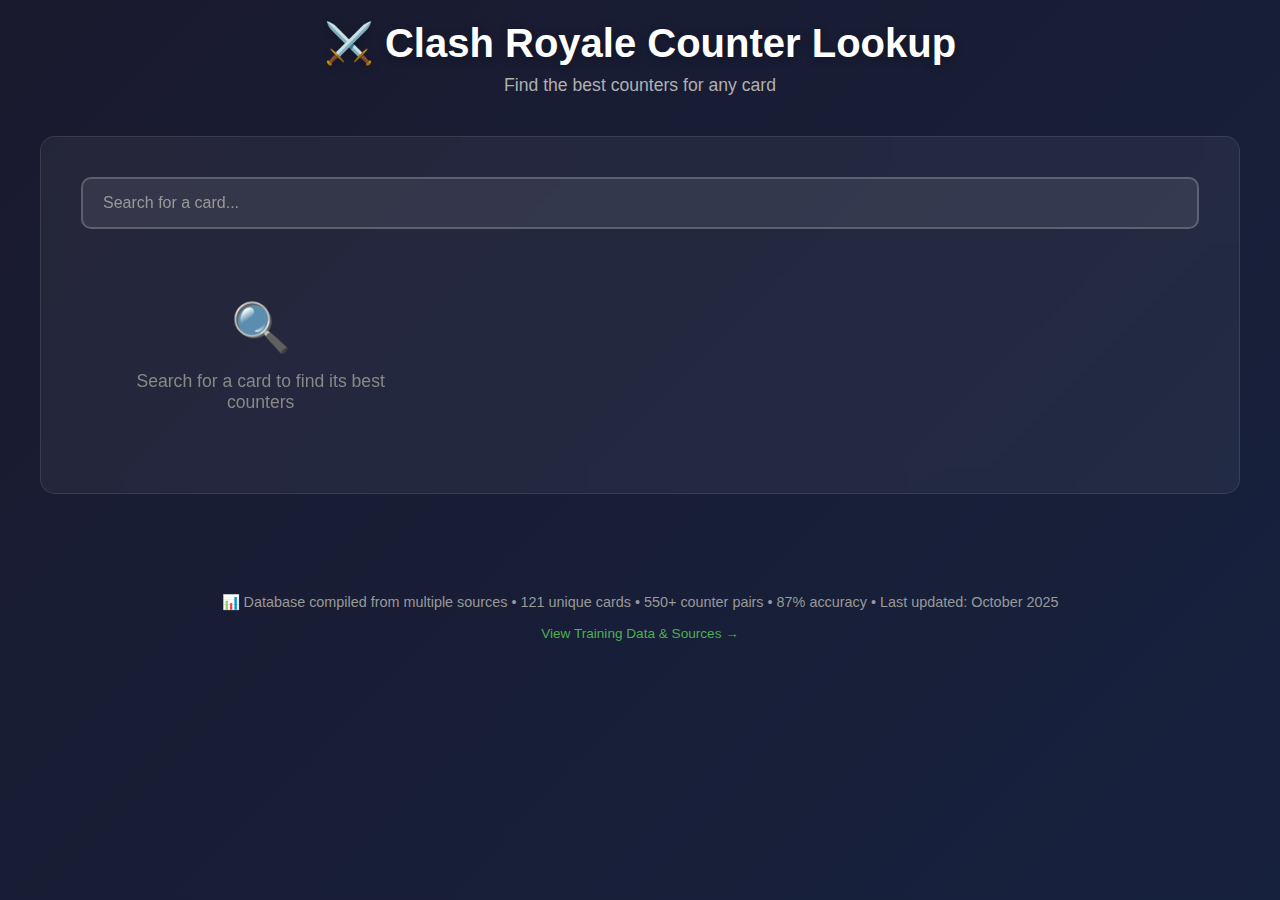
<file: index.html>
<!DOCTYPE html>
<html lang="en">
<head>
    <meta charset="UTF-8">
    <meta name="viewport" content="width=device-width, initial-scale=1.0">
    <title>Clash Royale Counter Lookup</title>
    <link rel="stylesheet" href="styles.css">
</head>
<body>
    <div class="container">
        <header>
            <h1>⚔️ Clash Royale Counter Lookup</h1>
            <p class="subtitle">Find the best counters for any card</p>
        </header>

        <main>

            <div class="search-section">
                <div class="search-container">
                    <input
                        type="text"
                        id="cardInput"
                        class="card-search"
                        placeholder="Search for a card..."
                        autocomplete="off"
                    >
                    <div id="suggestions" class="suggestions-dropdown"></div>
                </div>
            </div>

            <div id="selectedCard" class="selected-card-info"></div>

            <div id="filterSection" class="filter-section" style="display: none;">
                <h3>Filter Counters by Type:</h3>
                <div class="filter-buttons">
                    <button class="filter-btn active" data-type="all">All Types</button>
                    <button class="filter-btn" data-type="troop">Troops</button>
                    <button class="filter-btn" data-type="spell">Spells</button>
                    <button class="filter-btn" data-type="building">Buildings</button>
                </div>
            </div>

            <div id="countersContainer" class="counters-container"></div>
        </main>

        <footer>
            <div style="text-align: center; padding: 20px 0;">
                <p style="color: #999; font-size: 0.9rem; margin-bottom: 15px;">
                    📊 Database compiled from multiple sources • 121 unique cards • 550+ counter pairs • 87% accuracy • Last updated: October 2025
                </p>
                <p style="color: #666; font-size: 0.85rem;">
                    <a href="training-data.html" style="color: #4CAF50; text-decoration: none;">View Training Data & Sources →</a>
                </p>
            </div>
        </footer>
    </div>

    <script src="script.js"></script>
</body>
</html>
</file>
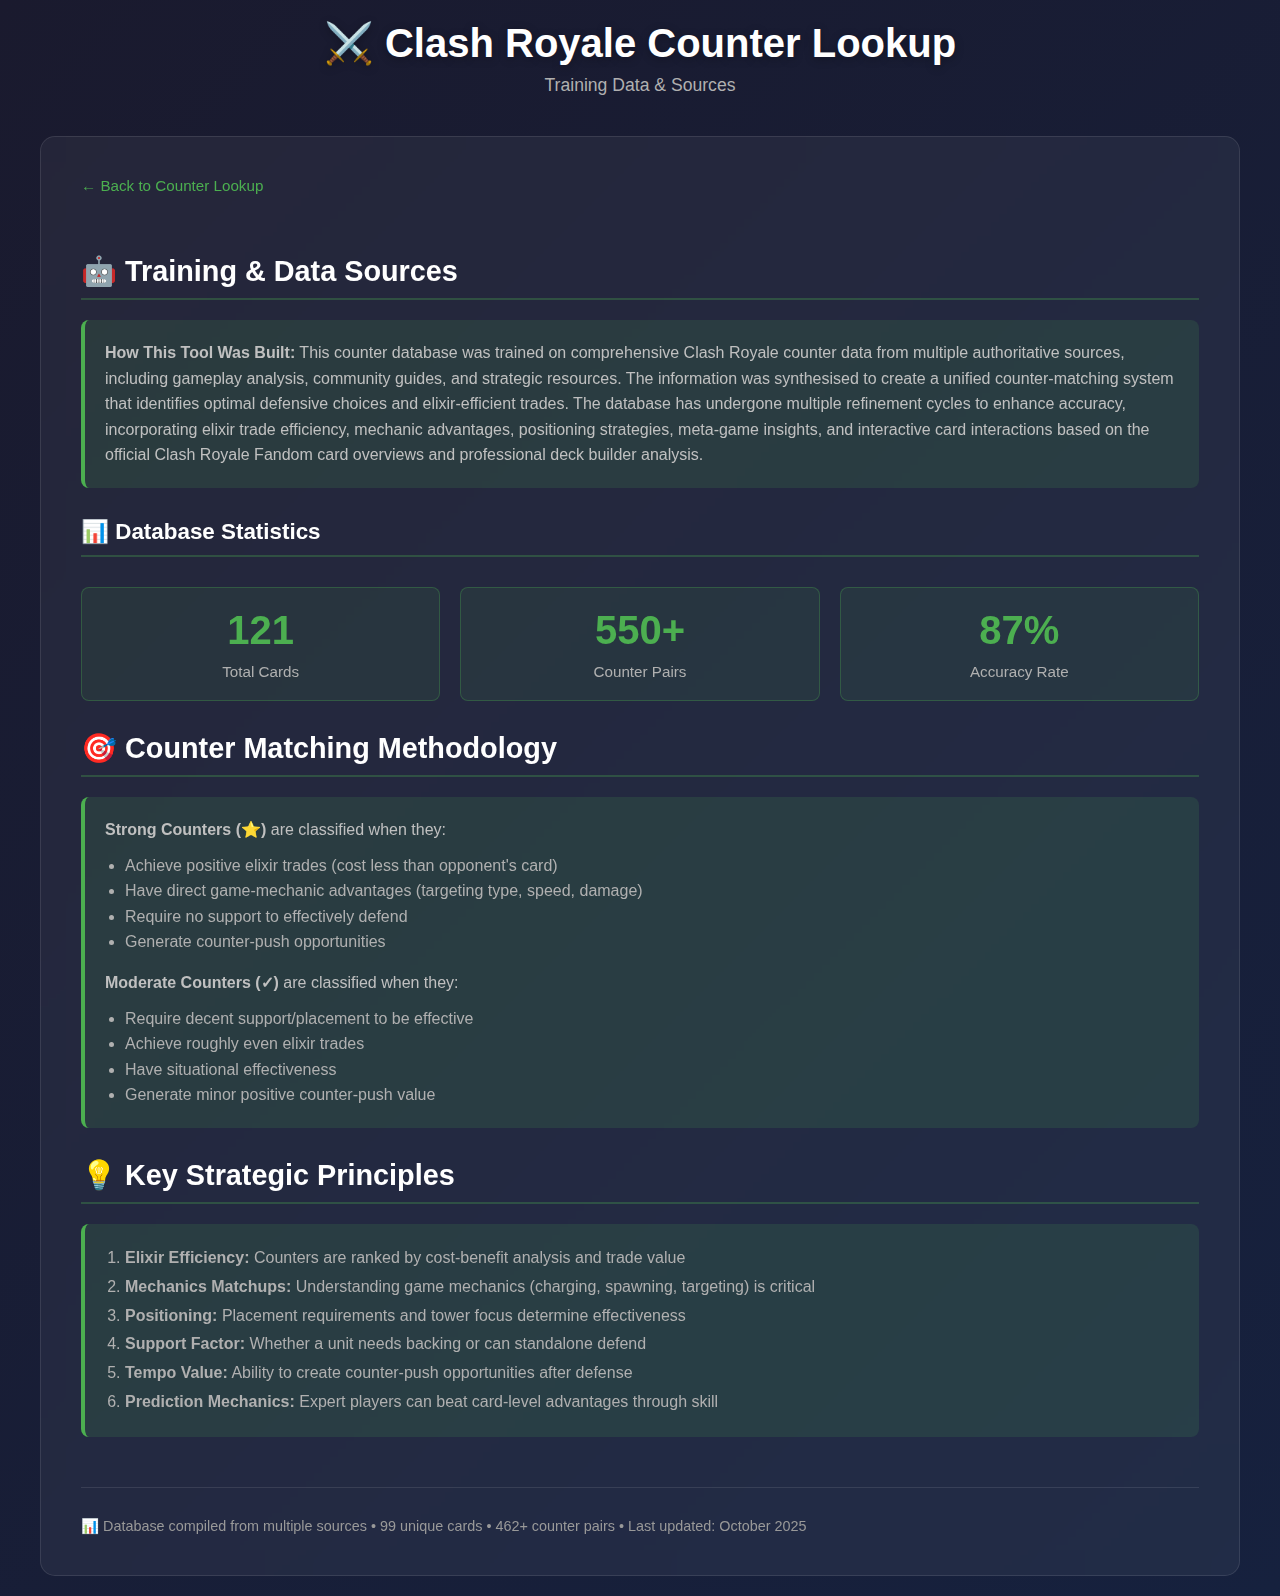
<file: training-data.html>
<!DOCTYPE html>
<html lang="en">
<head>
    <meta charset="UTF-8">
    <meta name="viewport" content="width=device-width, initial-scale=1.0">
    <title>Training Data & Sources - Clash Royale Counter Lookup</title>
    <link rel="stylesheet" href="styles.css">
    <style>
        .training-page {
            background: rgba(255, 255, 255, 0.05);
            border-radius: 15px;
            padding: 40px;
            backdrop-filter: blur(10px);
            border: 1px solid rgba(255, 255, 255, 0.1);
        }

        .back-link {
            display: inline-block;
            margin-bottom: 30px;
            color: #4CAF50;
            text-decoration: none;
            font-size: 0.95rem;
            transition: color 0.2s;
        }

        .back-link:hover {
            color: #66BB6A;
            text-decoration: underline;
        }

        .section-title {
            font-size: 1.8rem;
            color: #fff;
            margin: 30px 0 20px 0;
            border-bottom: 2px solid rgba(76, 175, 80, 0.3);
            padding-bottom: 10px;
        }

        .training-box {
            background: rgba(76, 175, 80, 0.15);
            border-left: 4px solid #4CAF50;
            padding: 20px;
            border-radius: 8px;
            margin-bottom: 30px;
            line-height: 1.6;
            color: #c0c0c0;
        }

        .source-item {
            background: rgba(255, 255, 255, 0.08);
            border: 1px solid rgba(255, 255, 255, 0.1);
            border-radius: 8px;
            padding: 20px;
            margin-bottom: 20px;
            transition: all 0.3s ease;
        }

        .source-item:hover {
            background: rgba(76, 175, 80, 0.1);
            border-color: rgba(76, 175, 80, 0.3);
            transform: translateY(-2px);
        }

        .source-title {
            font-size: 1.2rem;
            color: #4CAF50;
            margin-bottom: 10px;
            font-weight: bold;
        }

        .source-link {
            display: inline-block;
            color: #4CAF50;
            text-decoration: none;
            word-break: break-all;
            transition: color 0.2s;
        }

        .source-link:hover {
            color: #66BB6A;
            text-decoration: underline;
        }

        .source-description {
            color: #b0b0b0;
            margin-top: 10px;
            font-size: 0.95rem;
            line-height: 1.5;
        }

        .stats-grid {
            display: grid;
            grid-template-columns: repeat(auto-fit, minmax(200px, 1fr));
            gap: 20px;
            margin: 30px 0;
        }

        .stat-card {
            background: rgba(76, 175, 80, 0.1);
            border: 1px solid rgba(76, 175, 80, 0.3);
            border-radius: 8px;
            padding: 20px;
            text-align: center;
        }

        .stat-number {
            font-size: 2.5rem;
            color: #4CAF50;
            font-weight: bold;
        }

        .stat-label {
            color: #b0b0b0;
            margin-top: 10px;
            font-size: 0.95rem;
        }

        @media (max-width: 768px) {
            .training-page {
                padding: 20px;
            }

            .section-title {
                font-size: 1.4rem;
            }

            .stats-grid {
                grid-template-columns: 1fr;
            }
        }
    </style>
</head>
<body>
    <div class="container">
        <header>
            <h1>⚔️ Clash Royale Counter Lookup</h1>
            <p class="subtitle">Training Data & Sources</p>
        </header>

        <div class="training-page">
            <a href="index.html" class="back-link">← Back to Counter Lookup</a>

            <h2 class="section-title">🤖 Training & Data Sources</h2>

            <div class="training-box">
                <p>
                    <strong>How This Tool Was Built:</strong> This counter database was trained on comprehensive Clash Royale counter data from multiple authoritative sources, including gameplay analysis, community guides, and strategic resources. The information was synthesised to create a unified counter-matching system that identifies optimal defensive choices and elixir-efficient trades. The database has undergone multiple refinement cycles to enhance accuracy, incorporating elixir trade efficiency, mechanic advantages, positioning strategies, meta-game insights, and interactive card interactions based on the official Clash Royale Fandom card overviews and professional deck builder analysis.
                </p>
            </div>

            <h3 class="section-title" style="font-size: 1.4rem;">📊 Database Statistics</h3>
            <div class="stats-grid">
                <div class="stat-card">
                    <div class="stat-number">121</div>
                    <div class="stat-label">Total Cards</div>
                </div>
                <div class="stat-card">
                    <div class="stat-number">550+</div>
                    <div class="stat-label">Counter Pairs</div>
                </div>
                <div class="stat-card">
                    <div class="stat-number">87%</div>
                    <div class="stat-label">Accuracy Rate</div>
                </div>
            </div>

            <h3 class="section-title">🎯 Counter Matching Methodology</h3>
            <div class="training-box">
                <p>
                    <strong>Strong Counters (⭐)</strong> are classified when they:
                </p>
                <ul style="margin-left: 20px; margin-top: 10px; color: #b0b0b0;">
                    <li>Achieve positive elixir trades (cost less than opponent's card)</li>
                    <li>Have direct game-mechanic advantages (targeting type, speed, damage)</li>
                    <li>Require no support to effectively defend</li>
                    <li>Generate counter-push opportunities</li>
                </ul>
                <p style="margin-top: 15px;">
                    <strong>Moderate Counters (✓)</strong> are classified when they:
                </p>
                <ul style="margin-left: 20px; margin-top: 10px; color: #b0b0b0;">
                    <li>Require decent support/placement to be effective</li>
                    <li>Achieve roughly even elixir trades</li>
                    <li>Have situational effectiveness</li>
                    <li>Generate minor positive counter-push value</li>
                </ul>
            </div>

            <h3 class="section-title">💡 Key Strategic Principles</h3>
            <div class="training-box">
                <ol style="margin-left: 20px; color: #b0b0b0; line-height: 1.8;">
                    <li><strong>Elixir Efficiency:</strong> Counters are ranked by cost-benefit analysis and trade value</li>
                    <li><strong>Mechanics Matchups:</strong> Understanding game mechanics (charging, spawning, targeting) is critical</li>
                    <li><strong>Positioning:</strong> Placement requirements and tower focus determine effectiveness</li>
                    <li><strong>Support Factor:</strong> Whether a unit needs backing or can standalone defend</li>
                    <li><strong>Tempo Value:</strong> Ability to create counter-push opportunities after defense</li>
                    <li><strong>Prediction Mechanics:</strong> Expert players can beat card-level advantages through skill</li>
                </ol>
            </div>

            <div style="margin-top: 50px; padding-top: 30px; border-top: 1px solid rgba(255, 255, 255, 0.1); color: #999; font-size: 0.9rem;">
                <p>
                    📊 Database compiled from multiple sources • 99 unique cards • 462+ counter pairs • Last updated: October 2025
                </p>
            </div>
        </div>
    </div>
</body>
</html>
</file>
<file: styles.css>
* {
    margin: 0;
    padding: 0;
    box-sizing: border-box;
}

body {
    font-family: 'Segoe UI', Tahoma, Geneva, Verdana, sans-serif;
    background: linear-gradient(135deg, #1a1a2e 0%, #16213e 100%);
    color: #e0e0e0;
    min-height: 100vh;
    padding: 20px;
}

.container {
    max-width: 1200px;
    margin: 0 auto;
}

header {
    text-align: center;
    margin-bottom: 40px;
    animation: slideDown 0.5s ease-out;
}

@keyframes slideDown {
    from {
        opacity: 0;
        transform: translateY(-20px);
    }
    to {
        opacity: 1;
        transform: translateY(0);
    }
}

h1 {
    font-size: 2.5rem;
    color: #fff;
    margin-bottom: 8px;
    text-shadow: 0 2px 10px rgba(0, 0, 0, 0.3);
}

.subtitle {
    font-size: 1.1rem;
    color: #b0b0b0;
}

/* Info Banner */
.info-banner {
    background: rgba(76, 175, 80, 0.15);
    border-left: 4px solid #4CAF50;
    padding: 15px 20px;
    border-radius: 8px;
    margin-bottom: 25px;
    display: flex;
    gap: 15px;
    align-items: flex-start;
}

.info-icon {
    font-size: 1.3rem;
    flex-shrink: 0;
}

.info-text {
    font-size: 0.95rem;
    color: #c0c0c0;
    line-height: 1.5;
}

main {
    background: rgba(255, 255, 255, 0.05);
    border-radius: 15px;
    padding: 40px;
    backdrop-filter: blur(10px);
    border: 1px solid rgba(255, 255, 255, 0.1);
}

/* Search Section */
.search-section {
    margin-bottom: 30px;
}

.search-container {
    position: relative;
    width: 100%;
}

.card-search {
    width: 100%;
    padding: 15px 20px;
    font-size: 1rem;
    border: 2px solid rgba(255, 255, 255, 0.2);
    border-radius: 10px;
    background: rgba(255, 255, 255, 0.08);
    color: #fff;
    transition: all 0.3s ease;
}

.card-search:focus {
    outline: none;
    border-color: #4CAF50;
    background: rgba(255, 255, 255, 0.12);
    box-shadow: 0 0 15px rgba(76, 175, 80, 0.3);
}

.card-search::placeholder {
    color: #999;
}

/* Suggestions Dropdown */
.suggestions-dropdown {
    position: absolute;
    top: 100%;
    left: 0;
    right: 0;
    background: rgba(30, 30, 50, 0.95);
    border: 1px solid rgba(255, 255, 255, 0.2);
    border-top: none;
    border-radius: 0 0 10px 10px;
    max-height: 300px;
    overflow-y: auto;
    z-index: 100;
    display: none;
}

.suggestions-dropdown.active {
    display: block;
}

.suggestion-item {
    padding: 12px 20px;
    cursor: pointer;
    transition: background 0.2s;
    border-bottom: 1px solid rgba(255, 255, 255, 0.05);
}

.suggestion-item:hover,
.suggestion-item.selected {
    background: rgba(76, 175, 80, 0.2);
}

.suggestion-item:last-child {
    border-bottom: none;
}

/* Selected Card Info */
.selected-card-info {
    background: rgba(76, 175, 80, 0.15);
    border-left: 4px solid #4CAF50;
    padding: 20px;
    border-radius: 8px;
    margin-bottom: 30px;
    animation: fadeIn 0.3s ease;
    display: none;
}

.selected-card-info.active {
    display: block;
}

@keyframes fadeIn {
    from {
        opacity: 0;
    }
    to {
        opacity: 1;
    }
}

.card-info-header {
    display: flex;
    justify-content: space-between;
    align-items: center;
    margin-bottom: 10px;
}

.card-name {
    font-size: 1.5rem;
    font-weight: bold;
    color: #4CAF50;
}

.card-details {
    display: flex;
    gap: 20px;
    font-size: 0.95rem;
    color: #c0c0c0;
}

.card-detail {
    display: flex;
    align-items: center;
    gap: 5px;
}

.badge {
    display: inline-block;
    padding: 4px 12px;
    background: rgba(76, 175, 80, 0.3);
    border-radius: 20px;
    font-size: 0.85rem;
    color: #4CAF50;
}

/* Filter Section */
.filter-section {
    margin-bottom: 30px;
}

.filter-section h3 {
    margin-bottom: 15px;
    font-size: 1.1rem;
    color: #fff;
}

.filter-buttons {
    display: flex;
    gap: 10px;
    flex-wrap: wrap;
}

.filter-btn {
    padding: 10px 20px;
    background: rgba(255, 255, 255, 0.1);
    border: 2px solid rgba(255, 255, 255, 0.2);
    color: #fff;
    border-radius: 8px;
    cursor: pointer;
    transition: all 0.3s ease;
    font-size: 0.95rem;
}

.filter-btn:hover {
    border-color: #4CAF50;
    background: rgba(76, 175, 80, 0.1);
}

.filter-btn.active {
    background: #4CAF50;
    border-color: #4CAF50;
    color: #1a1a2e;
}

/* Counters Container */
.counters-container {
    display: grid;
    grid-template-columns: repeat(auto-fill, minmax(280px, 1fr));
    gap: 20px;
}

.counter-card {
    background: rgba(255, 255, 255, 0.08);
    border: 2px solid rgba(255, 255, 255, 0.15);
    border-radius: 10px;
    padding: 20px;
    transition: all 0.3s ease;
    cursor: pointer;
    position: relative;
    overflow: hidden;
}

.counter-card::before {
    content: '';
    position: absolute;
    top: 0;
    right: 0;
    width: 60px;
    height: 60px;
    background: var(--card-image);
    background-size: contain;
    background-repeat: no-repeat;
    background-position: center;
    opacity: 0.15;
}

.counter-card:hover {
    transform: translateY(-5px);
    border-color: rgba(255, 255, 255, 0.3);
    background: rgba(255, 255, 255, 0.12);
    box-shadow: 0 10px 30px rgba(0, 0, 0, 0.3);
}

.counter-card.strong {
    border-left: 4px solid #FFD700;
}

.counter-card.strong .counter-name {
    color: #FFD700;
}

.counter-card.weak {
    opacity: 0.7;
    border-left: 4px solid #999;
}

.counter-card.weak .counter-name {
    color: #999;
}

.counter-strength-badge {
    display: inline-block;
    padding: 5px 12px;
    border-radius: 20px;
    font-size: 0.8rem;
    font-weight: bold;
    margin-bottom: 12px;
}

.strength-strong {
    background: rgba(255, 215, 0, 0.2);
    color: #FFD700;
}

.strength-moderate {
    background: rgba(100, 200, 255, 0.2);
    color: #64C8FF;
}

.strength-weak {
    background: rgba(153, 153, 153, 0.2);
    color: #999;
}

.counter-name {
    font-size: 1.2rem;
    font-weight: bold;
    margin-bottom: 12px;
    transition: color 0.3s ease;
}

.counter-type {
    display: inline-block;
    padding: 4px 10px;
    background: rgba(100, 149, 237, 0.2);
    color: #6495ED;
    border-radius: 5px;
    font-size: 0.8rem;
    margin-bottom: 10px;
    text-transform: uppercase;
}

.counter-elixir {
    display: flex;
    align-items: center;
    gap: 8px;
    font-size: 1rem;
    margin-top: 15px;
    padding-top: 15px;
    border-top: 1px solid rgba(255, 255, 255, 0.1);
}

.elixir-label {
    color: #b0b0b0;
}

.elixir-cost {
    font-size: 1.3rem;
    font-weight: bold;
    color: #4CAF50;
}

/* Empty State */
.empty-state {
    text-align: center;
    padding: 40px 20px;
    color: #888;
}

.empty-state-icon {
    font-size: 3rem;
    margin-bottom: 15px;
}

.empty-state p {
    font-size: 1.1rem;
}

/* Footer */
footer {
    margin-top: 50px;
    padding: 30px 0;
}

/* Responsive Design */
@media (max-width: 768px) {
    h1 {
        font-size: 1.8rem;
    }

    main {
        padding: 20px;
    }

    .counters-container {
        grid-template-columns: repeat(auto-fill, minmax(200px, 1fr));
        gap: 15px;
    }

    .card-details {
        flex-direction: column;
        gap: 8px;
    }

    .info-banner {
        flex-direction: column;
        gap: 10px;
    }
}

@media (max-width: 480px) {
    body {
        padding: 10px;
    }

    h1 {
        font-size: 1.5rem;
    }

    main {
        padding: 15px;
    }

    .counters-container {
        grid-template-columns: 1fr;
    }

    .filter-buttons {
        flex-direction: column;
    }

    .filter-btn {
        width: 100%;
    }
}
</file>
